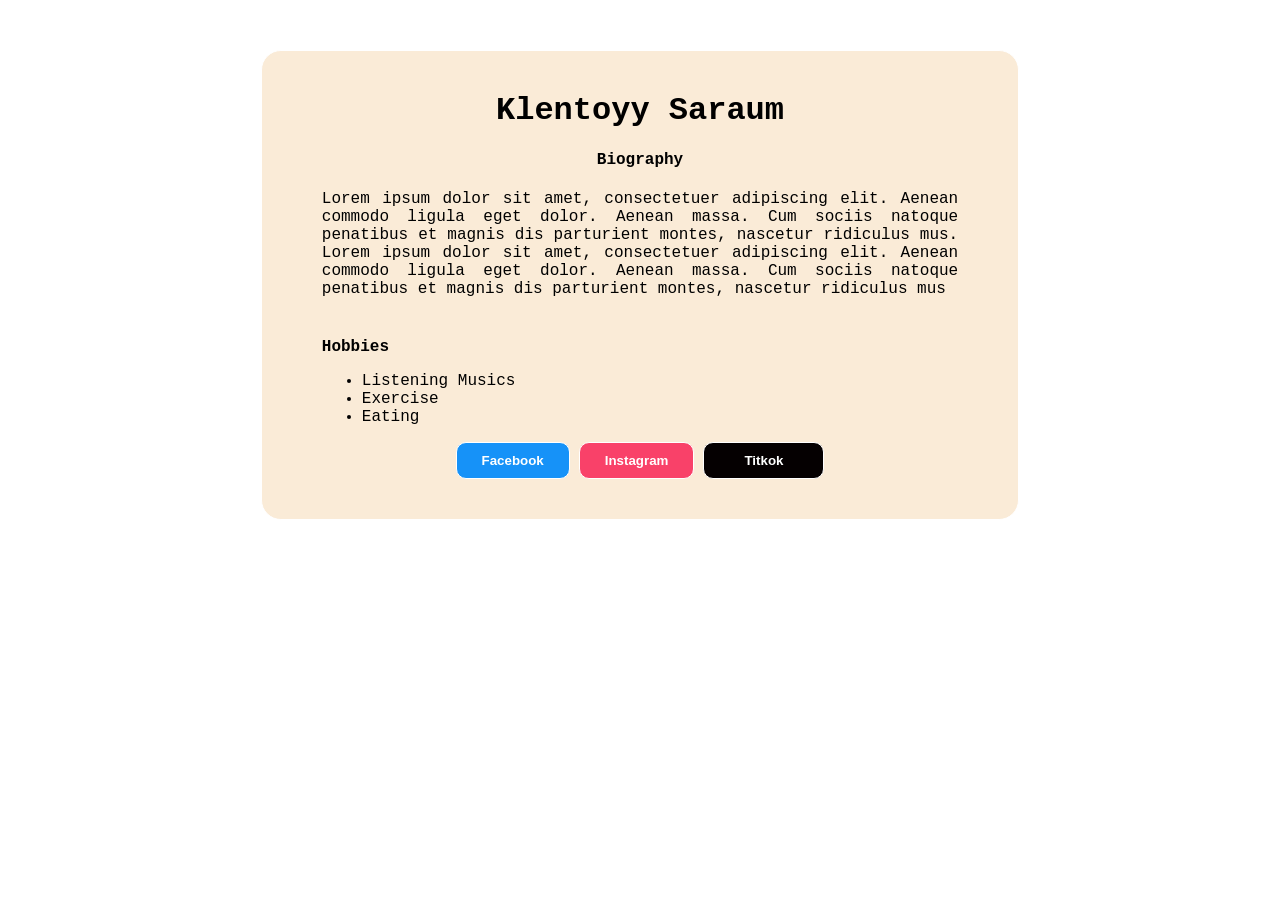
<file: 1/index.html>
<!DOCTYPE html>
<html lang="en">

<head>
  <meta charset="UTF-8">
  <meta name="viewport" content="width=device-width, initial-scale=1.0">
  <title>Exercise 1</title>
  <link rel="stylesheet" href="assets/style.css" />
</head>

<body>
  <header></header>
  <main>
    <div class="container">
      <h1>Klentoyy Saraum</h1>

      <div>
        <h4 class="bio-text">Biography</h4>
        <p class="bio">
          Lorem ipsum dolor sit amet, consectetuer adipiscing elit.
          Aenean commodo ligula eget dolor. Aenean massa.
          Cum sociis natoque penatibus et magnis dis parturient montes,
          nascetur ridiculus mus. Lorem ipsum dolor sit amet, consectetuer adipiscing elit.
          Aenean commodo ligula eget dolor. Aenean massa.
          Cum sociis natoque penatibus et magnis dis parturient montes,
          nascetur ridiculus mus
        </p>
      </div>
      <div>
        <h4 class="hobbies">Hobbies</h4>
        <ul>
          <li>Listening Musics</li>
          <li>Exercise</li>
          <li>Eating</li>
        </ul>
      </div>

      <div class="btn-container">
        <div>
          <a href="">
            <button type="button" class="btn-FB">Facebook</button>
          </a>
        </div>
        <div>
          <a href="">
            <button type="button" class="btn-IG">Instagram</button>
          </a>
        </div>
        <div>
          <a href="">
            <button type="button" class="btn-TIKTOK">Titkok</button>
          </a>
        </div>
      </div>
    </div>
  </main>

  <footer></footer>
</body>

</html>
</file>
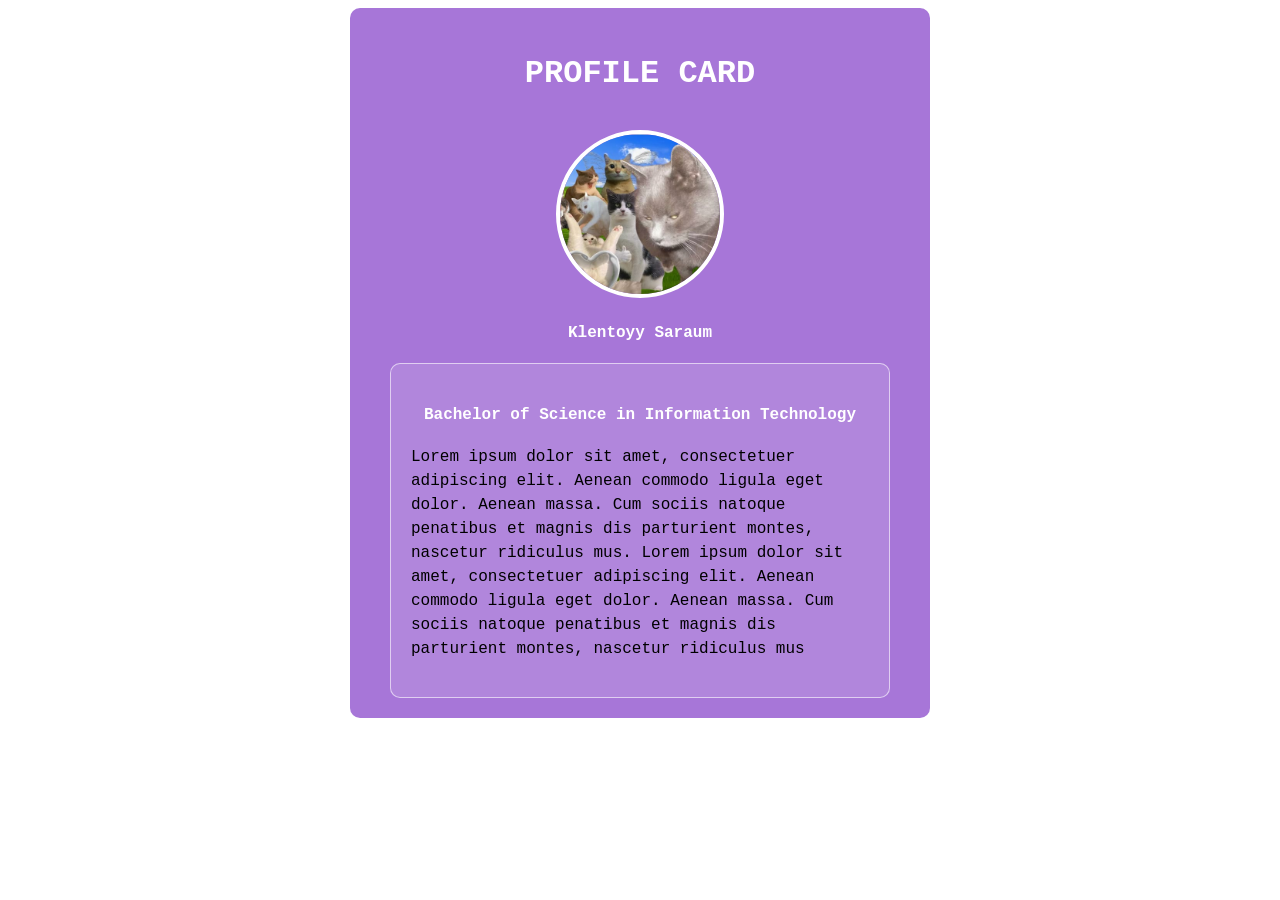
<file: 2/index.html>
﻿<!DOCTYPE html>
<html lang="en">

<head>
  <meta charset="UTF-8">
  <meta name="viewport" content="width=device-width, initial-scale=1.0">
  <title>Exercise 2</title>
  <link rel="stylesheet" href="assets/style.css" />
</head>

<body>
  <main>
    <div class="container">
      <h1 class="text-std">Profile Card</h1>

      <div class="img-container">
        <img class="img" src="assets/iring.jpg" />
      </div>

      <div class="container-2">
        <h4 class="text-name">Klentoyy Saraum</h4>

        <div class="container-3">
          <h4 class="course-name">Bachelor of Science in Information Technology</h4>
          <p class="bio">
            Lorem ipsum dolor sit amet, consectetuer adipiscing elit.
            Aenean commodo ligula eget dolor. Aenean massa.
            Cum sociis natoque penatibus et magnis dis parturient montes,
            nascetur ridiculus mus. Lorem ipsum dolor sit amet, consectetuer adipiscing elit.
            Aenean commodo ligula eget dolor. Aenean massa.
            Cum sociis natoque penatibus et magnis dis parturient montes,
            nascetur ridiculus mus
          </p>
        </div>

      </div>
    </div>
  </main>
</body>

</html>
</file>
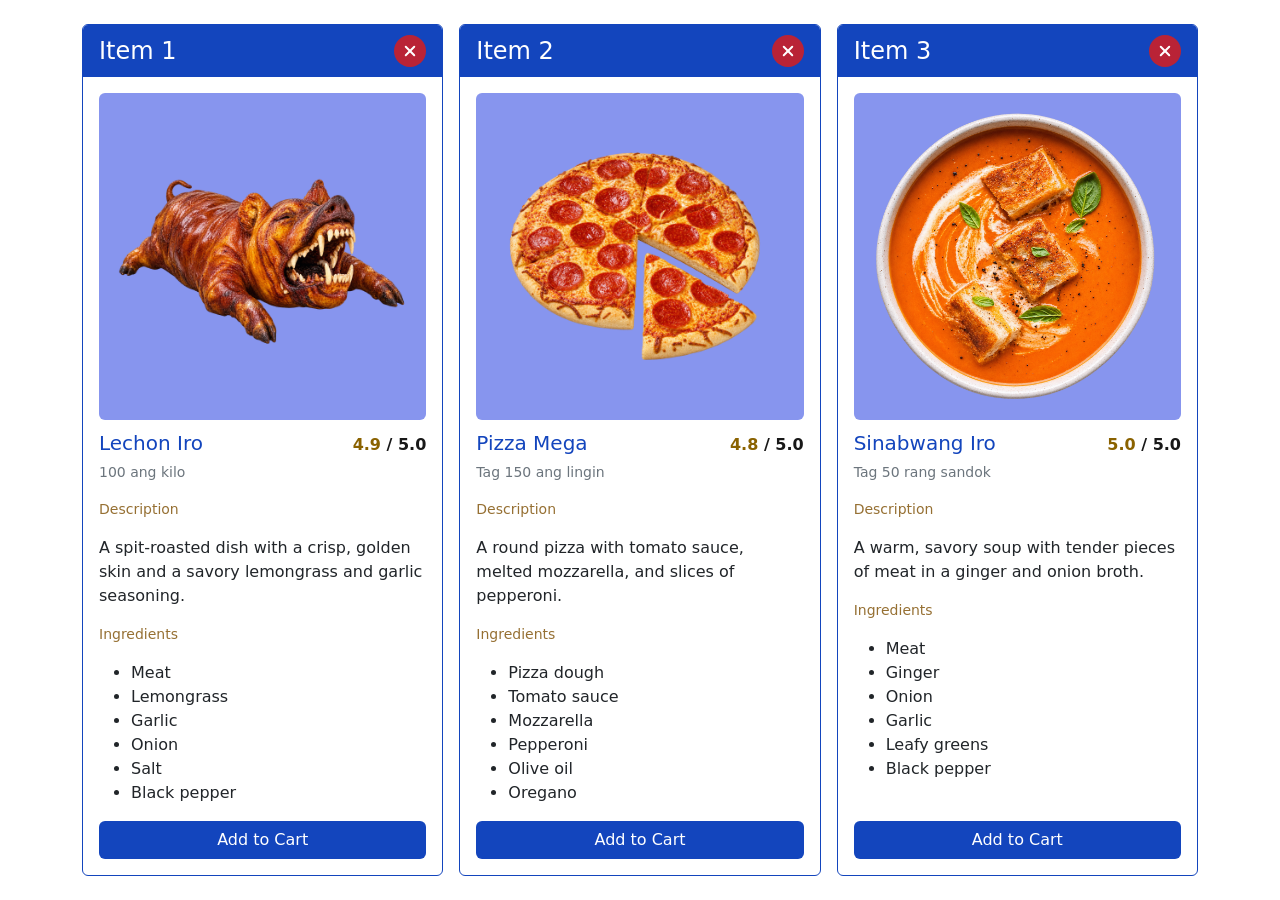
<file: 3/index.html>
﻿<!DOCTYPE html>
<html lang="en">
<head>
    <meta charset="UTF-8">
    <meta name="viewport" content="width=device-width, initial-scale=1.0">
    <title>Exercise 3</title>
    <link rel="stylesheet" href="assets/style.css">
</head>
<body>
    <main class="menu">
        <div class="menu-row">
            <div class="menu-column">
                <article class="custom-card">
                    <div class="card-header">
                        <h2 class="card-title">Item 1</h2>
                        <button type="button" disabled class="close-btn" aria-label="Dismiss Lechon Iro"></button>
                    </div>
                    <div class="card-body">
                        <img src="assets/sugbangiro-cutout.png" class="custom-card-img" alt="Lechon Iro">
                        <div class="item-details">
                            <h3 class="item-name">Lechon Iro</h3>
                            <span class="rating"><span class="rating-score">4.9</span> / 5.0</span>
                        </div>
                        <p class="price">100 ang kilo</p>
                        <h4 class="section-title">Description</h4>
                        <p>A spit-roasted dish with a crisp, golden skin and a savory lemongrass and garlic seasoning.</p>
                        <h4 class="section-title">Ingredients</h4>
                        <ul>
                            <li>Meat</li>
                            <li>Lemongrass</li>
                            <li>Garlic</li>
                            <li>Onion</li>
                            <li>Salt</li>
                            <li>Black pepper</li>
                        </ul>
                        <button type="button" disabled class="cart-btn">Add to Cart</button>
                    </div>
                </article>
            </div>

            <div class="menu-column">
                <article class="custom-card">
                    <div class="card-header">
                        <h2 class="card-title">Item 2</h2>
                        <button type="button" disabled class="close-btn" aria-label="Dismiss Pizza Mega"></button>
                    </div>
                    <div class="card-body">
                        <img src="assets/pitsa-cutout.png" class="custom-card-img" alt="Pizza Mega">
                        <div class="item-details">
                            <h3 class="item-name">Pizza Mega</h3>
                            <span class="rating"><span class="rating-score">4.8</span> / 5.0</span>
                        </div>
                        <p class="price">Tag 150 ang lingin</p>
                        <h4 class="section-title">Description</h4>
                        <p>A round pizza with tomato sauce, melted mozzarella, and slices of pepperoni.</p>
                        <h4 class="section-title">Ingredients</h4>
                        <ul>
                            <li>Pizza dough</li>
                            <li>Tomato sauce</li>
                            <li>Mozzarella</li>
                            <li>Pepperoni</li>
                            <li>Olive oil</li>
                            <li>Oregano</li>
                        </ul>
                        <button type="button" disabled class="cart-btn">Add to Cart</button>
                    </div>
                </article>
            </div>

            <div class="menu-column">
                <article class="custom-card">
                    <div class="card-header">
                        <h2 class="card-title">Item 3</h2>
                        <button type="button" disabled class="close-btn" aria-label="Dismiss Sinabwang Iro"></button>
                    </div>
                    <div class="card-body">
                        <img src="assets/sinabwangiro-cutout.png" class="custom-card-img" alt="Sinabwang Iro">
                        <div class="item-details">
                            <h3 class="item-name">Sinabwang Iro</h3>
                            <span class="rating"><span class="rating-score">5.0</span> / 5.0</span>
                        </div>
                        <p class="price">Tag 50 rang sandok</p>
                        <h4 class="section-title">Description</h4>
                        <p>A warm, savory soup with tender pieces of meat in a ginger and onion broth.</p>
                        <h4 class="section-title">Ingredients</h4>
                        <ul>
                            <li>Meat</li>
                            <li>Ginger</li>
                            <li>Onion</li>
                            <li>Garlic</li>
                            <li>Leafy greens</li>
                            <li>Black pepper</li>
                        </ul>
                        <button type="button" disabled class="cart-btn">Add to Cart</button>
                    </div>
                </article>
            </div>
        </div>
    </main>
</body>
</html>
</file>
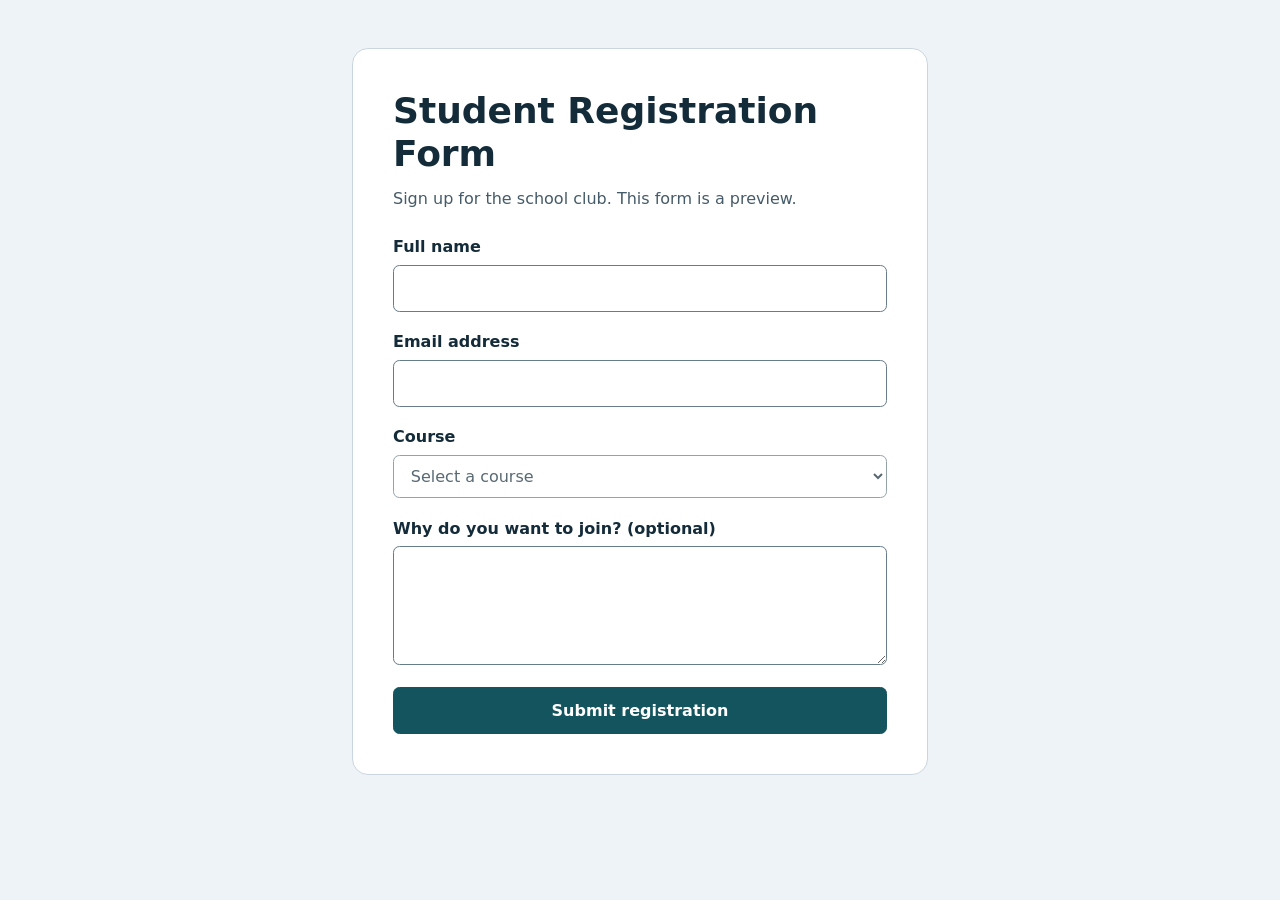
<file: 4/index.html>
﻿<!DOCTYPE html>
<html lang="en">
<head>
  <meta charset="UTF-8">
  <meta name="viewport" content="width=device-width, initial-scale=1.0">
  <title>Student Registration Form</title>
  <link rel="stylesheet" href="assets/style.css">
</head>
<body>
  <main>
    <h1>Student Registration Form</h1>
    <p>Sign up for the school club. This form is a preview.</p>

    <form>
      <div class="field">
        <label for="student-name">Full name</label>
        <input disabled id="student-name" type="text" autocomplete="name">
      </div>

      <div class="field">
        <label for="student-email">Email address</label>
        <input disabled id="student-email" type="email" autocomplete="email">
      </div>

      <div class="field">
        <label for="course">Course</label>
        <select disabled id="course">
          <option value="">Select a course</option>
          <option value="computer-science">Computer Science</option>
          <option value="information-technology">Information Technology</option>
          <option value="education">Education</option>
          <option value="business-administration">Business Administration</option>
          <option value="other">Other</option>
        </select>
      </div>

      <div class="field">
        <label for="reason">Why do you want to join? (optional)</label>
        <textarea disabled id="reason" rows="4"></textarea>
      </div>

      <button type="button" disabled>Submit registration</button>
    </form>
  </main>
</body>
</html>
</file>
<file: 1/assets/style.css>
﻿body {
  color: black;
  font-family: 'Courier New', Courier, monospace;
}

.container {
  margin: 50px 20% 0% 20%;
  border: 1px solid white;
  padding: 20px 60px 40px 60px;
  border-radius: 20px;
  background-color: antiquewhite;
}

h1 {
  text-align: center;
}

.bio {
  text-align: justify;
}

.bio-text {
  text-align: center;
}

.hobbies {
  margin: 40px 0 0;
}

.btn-container {
  display: flex;
  flex-direction: row;
  justify-content: center;
  gap: 9px;
}

.btn-FB{
  padding: 10px 25px 10px 25px;
  border-radius: 10px;
  border: 1px solid white;
  color: white;
  font-weight: bold;
  background-color: rgb(22, 146, 248);
  cursor: pointer;
}
.btn-FB:hover{
  background-color: rgb(68, 164, 242);
}

.btn-IG {
  padding: 10px 25px 10px 25px;
  border-radius: 10px;
  border: 1px solid white;
  color: white;
  font-weight: bold;
  background-color: rgb(249, 65, 105);
  cursor: pointer;
}

.btn-IG:hover {
  background-color: rgb(247, 93, 126);
}

.btn-container {
  text-align: center;
}

.btn-TIKTOK {
  padding: 10px 40px 10px 40px;
  border-radius: 10px;
  border: 1px solid white;
  color: white;
  font-weight: bold;
  background-color: rgb(5, 0, 1);
  cursor: pointer;
}

.btn-TIKTOK:hover {
  background-color: rgb(63, 62, 62);
}
</file>
<file: 2/assets/style.css>
﻿body {
  color: black;
  font-family: 'Courier New', Courier, monospace;
}
.container {
  margin: auto;
  background-color: #a776d8;
  width: 40%;
  max-width: 500px;
  border-radius: 10px;
  padding: 10px 40px 20px 40px;
}

.container-3 {
  margin-top: 20px;
  border: 1px solid rgba(255, 255, 255, 0.6);
  border-radius: 10px;
  padding: 20px;
  background-color: rgba(255, 255, 255, 0.12);
}
.text-std {
  font-weight: bold;
  text-transform: uppercase;
  color: white;
  text-align: center;
  padding: 16px 0px 16px 0px;
}
.img-container {
  border-radius: 20px; 
  text-align: center;
}

.img {
  width: 160px;
  height: 160px;
  object-fit: cover;
  object-position: center top;
  border-radius: 50%;
  border: 4px solid white;
}

.text-name, .course-name {
  color: white;
  text-align: center;
}

.bio {
  text-align: left;
  line-height: 1.5;
}

.bio-text {
  text-align: center;
}

@media (max-width: 700px) {
  .container {
    width: auto;
    margin: 20px;
    padding: 10px 20px 20px 20px;
  }
}
</file>
<file: 3/assets/style.css>
﻿* {
    box-sizing: border-box;
}

body {
    margin: 0;
    color: #212529;
    font: 1rem / 1.5 system-ui, sans-serif;
}

.menu {
    width: 100%;
    margin: 0 auto;
    padding: 24px 12px;
}

.menu-row {
    display: flex;
    flex-wrap: wrap;
    justify-content: center;
    gap: 16px;
}

.menu-column {
    width: 100%;
}

.custom-card {
    display: flex;
    flex-direction: column;
    height: 100%;
    overflow: hidden;
    border: 1px solid #1345bd;
    border-radius: 6px;
}

.card-header {
    display: flex;
    justify-content: space-between;
    align-items: center;
    padding: 8px 16px;
    background-color: #1345bd;
    color: white;
}

.card-title {
    margin: 0;
    font-size: 24px;
    font-weight: normal;
}

.card-body {
    display: flex;
    flex: 1;
    flex-direction: column;
    padding: 16px;
}

.card-body p,
.card-body ul {
    margin: 0 0 16px;
}

.card-body ul {
    padding-left: 32px;
}

.custom-card-img {
    width: 100%;
    aspect-ratio: 1;
    object-fit: contain;
    border-radius: 6px;
    background-color: #8795ee;
}

.item-details {
    display: flex;
    justify-content: space-between;
    align-items: baseline;
    gap: 8px;
    margin-top: 8px;
}

.item-name {
    margin: 0;
    color: #1345bd;
    font-size: 20px;
    font-weight: normal;
}

.rating {
    color: #181818;
    font-weight: 600;
    white-space: nowrap;
}

.rating-score {
    color: #8a6200;
}

.card-body .price {
    margin-top: 4px;
    color: #6c757d;
    font-size: 14px;
}

.section-title {
    margin: 0 0 16px;
    color: #967033;
    font-size: 14px;
    font-weight: normal;
}

button {
    border: 1px solid transparent;
    color: white;
    font: inherit;
}

button:focus-visible {
    outline: 3px solid #212529;
    outline-offset: 2px;
}

.close-btn {
    display: grid;
    place-items: center;
    width: 32px;
    height: 32px;
    padding: 0;
    border-radius: 50%;
    background-color: #b92336;
}

.close-btn::before,
.close-btn::after {
    content: "";
    grid-area: 1 / 1;
    width: 14px;
    height: 2px;
    border-radius: 1px;
    background-color: currentColor;
}

.close-btn::before {
    transform: rotate(45deg);
}

.close-btn::after {
    transform: rotate(-45deg);
}

.cart-btn {
    width: 100%;
    margin-top: auto;
    padding: 6px 12px;
    border-radius: 6px;
    background-color: #1345bd;
}

@media (min-width: 576px) {
    .menu {
        max-width: 540px;
    }
}

@media (min-width: 768px) {
    .menu {
        max-width: 720px;
    }

    .menu-column {
        width: calc((100% - 32px) / 3);
    }
}

@media (min-width: 992px) {
    .menu {
        max-width: 960px;
    }
}

@media (min-width: 1200px) {
    .menu {
        max-width: 1140px;
    }
}

@media (min-width: 1400px) {
    .menu {
        max-width: 1320px;
    }
}
</file>
<file: 4/assets/style.css>
﻿* {
  box-sizing: border-box;
}

body {
  margin: 0;
  padding: 3rem 1rem;
  background: #eef3f7;
  color: #142b39;
  font: 1rem / 1.5 system-ui, sans-serif;
}

main {
  max-width: 36rem;
  margin-inline: auto;
  padding: 2.5rem;
  border: 1px solid #cad6df;
  border-radius: 1rem;
  background: #fff;
}

h1 {
  margin: 0;
  font-size: 2.25rem;
  line-height: 1.2;
}

p {
  margin: 0.75rem 0 1.5rem;
  color: #455b69;
}

form, .field {
  display: grid;
}

form {
  gap: 1.15rem;
}

.field {
  gap: 0.35rem;
}

label {
  font-weight: 600;
}

input, select, textarea, button {
  width: 100%;
  padding: 0.65rem 0.8rem;
  border: 1px solid #677c8a;
  border-radius: 0.4rem;
  background: #fff;
  color: inherit;
  font: inherit;
}

button {
  margin-top: 0.25rem;
  border-color: #14545e;
  background: #14545e;
  color: #fff;
  font-weight: 700;
}

:focus-visible {
  outline: 3px solid #215fab;
  outline-offset: 3px;
}

@media (max-width: 480px) {
  body {
    padding: 1rem;
  }

  main {
    padding: 1.25rem;
  }

  h1 {
    font-size: 1.65rem;
  }
}
</file>
